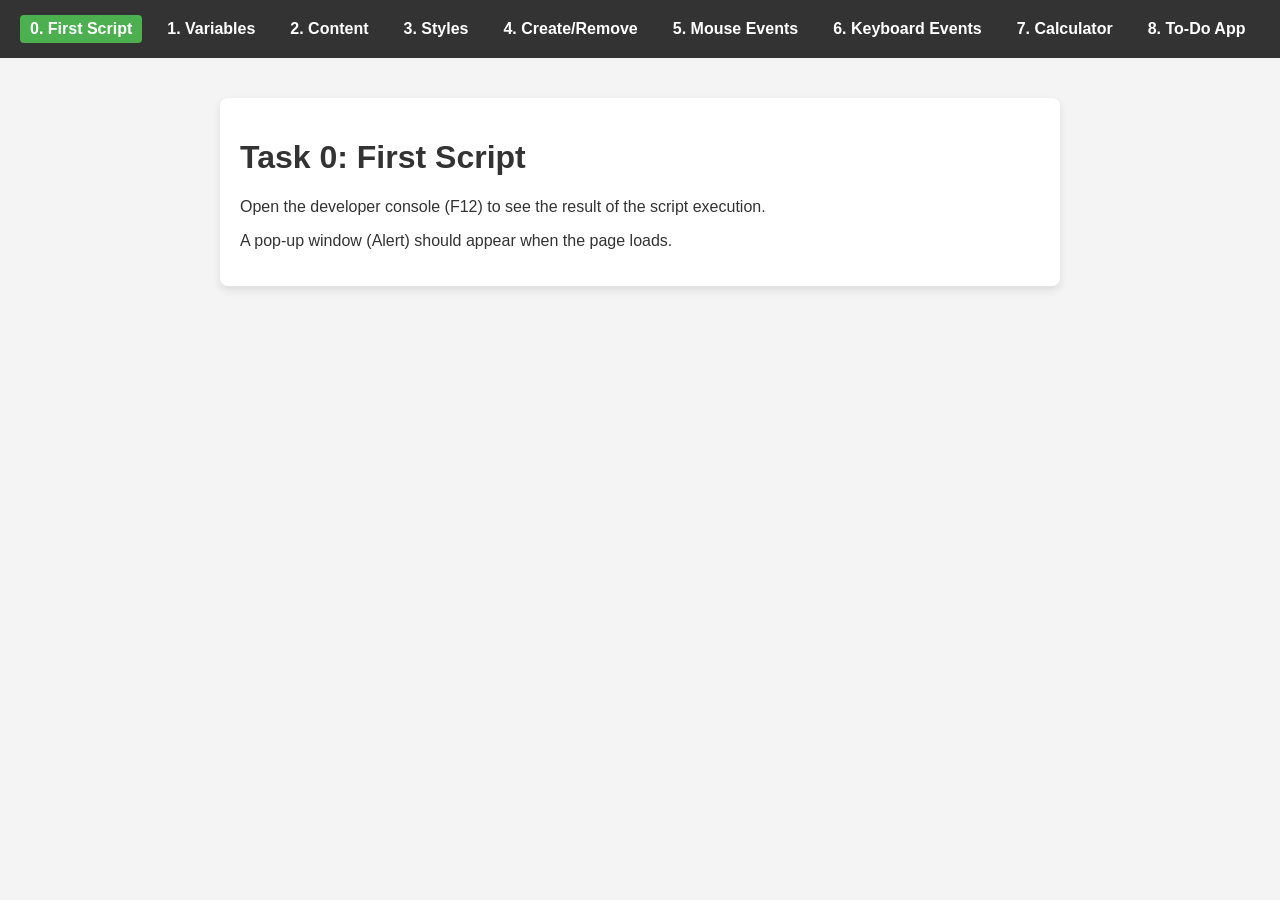
<file: index.html>
<!doctype html>
<html lang="en">
<head>
    <meta charset="UTF-8">
    <meta name="viewport" content="width=device-width, initial-scale=1">
    <title>Assignment 5 Task 0</title>
    <link rel="stylesheet" href="styles.css">
</head>
<body>
    <nav class="navbar">
        <a href="index.html" class="active">0. First Script</a>
        <a href="task1.html">1. Variables</a>
        <a href="task2.html">2. Content</a>
        <a href="task3.html">3. Styles</a>
        <a href="task4.html">4. Create/Remove</a>
        <a href="task5.html">5. Mouse Events</a>
        <a href="task6.html">6. Keyboard Events</a>
        <a href="task7.html">7. Calculator</a>
        <a href="task8.html">8. To-Do App</a>
    </nav>
    <main class="container">
        <h1>Task 0: First Script</h1>
        <p>Open the developer console (F12) to see the result of the script execution.</p>
        <p>A pop-up window (Alert) should appear when the page loads.</p>
    </main>
    <script src="JS/task0.js"></script>
</body>
</html>
</file>
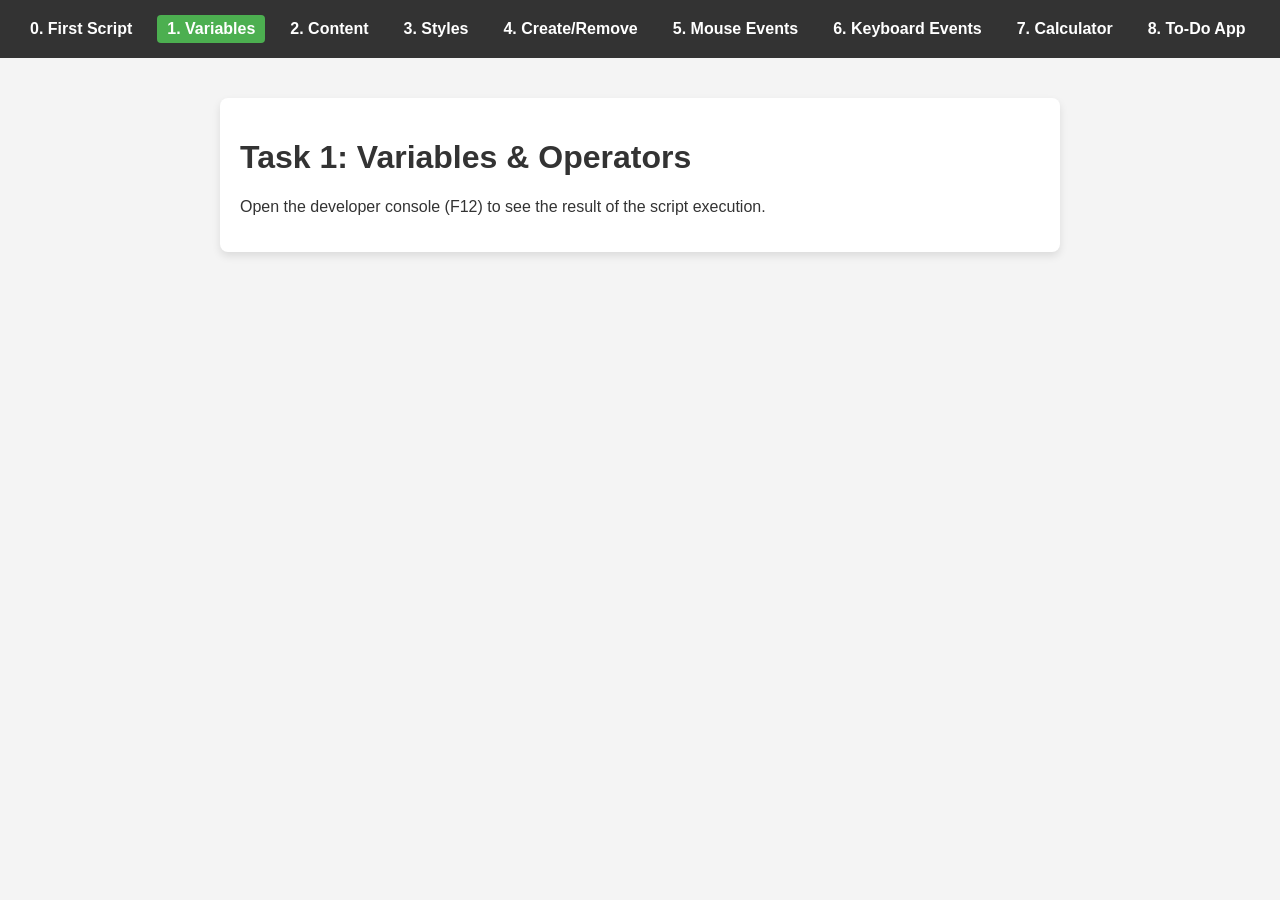
<file: task1.html>
<!doctype html>
<html lang="en">
<head>
    <meta charset="UTF-8">
    <meta name="viewport" content="width=device-width, initial-scale=1">
    <title>Assignment 5 Task 0</title>
    <link rel="stylesheet" href="styles.css">
</head>
<body>
<nav class="navbar">
    <a href="index.html">0. First Script</a>
    <a href="task1.html" class="active">1. Variables</a>
    <a href="task2.html">2. Content</a>
    <a href="task3.html">3. Styles</a>
    <a href="task4.html">4. Create/Remove</a>
    <a href="task5.html">5. Mouse Events</a>
    <a href="task6.html">6. Keyboard Events</a>
    <a href="task7.html">7. Calculator</a>
    <a href="task8.html">8. To-Do App</a>
</nav>
<main class="container">
    <h1>Task 1: Variables & Operators</h1>
    <p>Open the developer console (F12) to see the result of the script execution.</p>
</main>
<script src="JS/task1.js"></script>
</body>
</html>
</file>
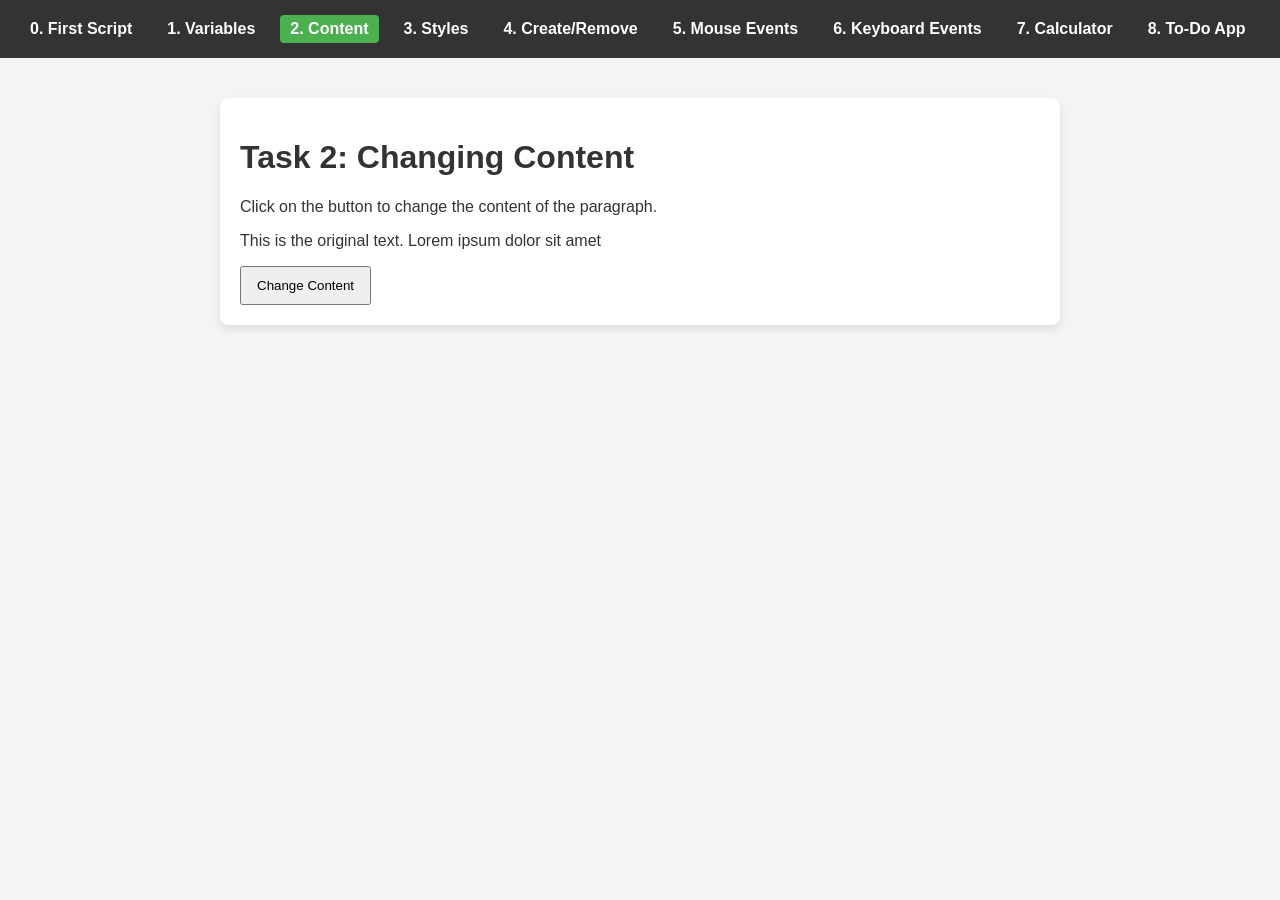
<file: task2.html>
<!doctype html>
<html lang="en">
<head>
    <meta charset="UTF-8">
    <meta name="viewport" content="width=device-width, initial-scale=1">
    <title>Assignment 5 Task 0</title>
    <link rel="stylesheet" href="styles.css">
</head>
<body>
<nav class="navbar">
    <a href="index.html">0. First Script</a>
    <a href="task1.html">1. Variables</a>
    <a href="task2.html" class="active">2. Content</a>
    <a href="task3.html">3. Styles</a>
    <a href="task4.html">4. Create/Remove</a>
    <a href="task5.html">5. Mouse Events</a>
    <a href="task6.html">6. Keyboard Events</a>
    <a href="task7.html">7. Calculator</a>
    <a href="task8.html">8. To-Do App</a>
</nav>
<main class="container">
    <h1>Task 2: Changing Content</h1>
    <p>Click on the button to change the content of the paragraph.</p>
    <p id="my-paragraph">This is the original text. Lorem ipsum dolor sit amet</p>
    <button id="change-btn">Change Content</button>
</main>
<script src="JS/task2.js"></script>
</body>
</html>
</file>
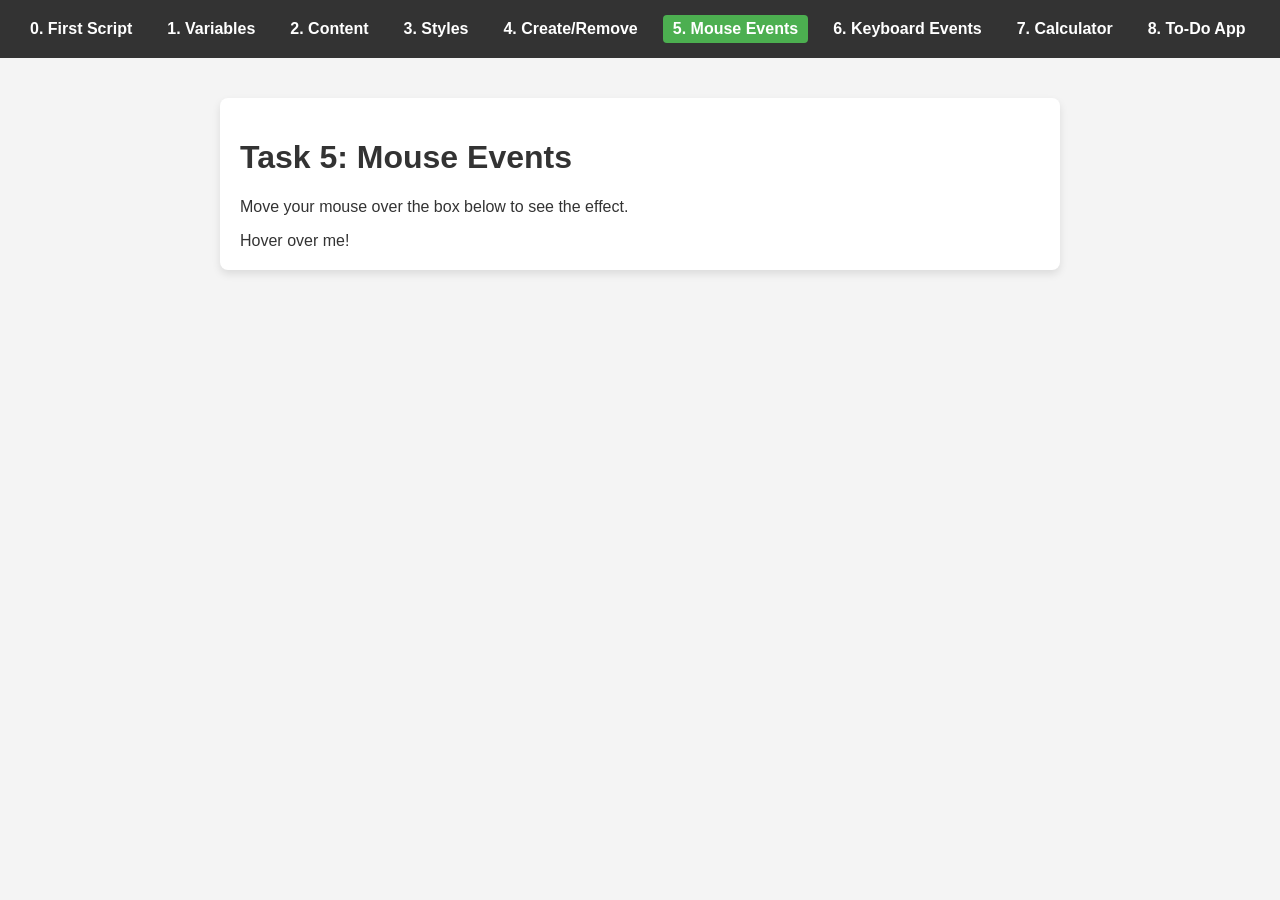
<file: task5.html>
<!doctype html>
<html lang="en">
<head>
    <meta charset="UTF-8">
    <meta name="viewport" content="width=device-width, initial-scale=1">
    <title>Assignment 5 Task 0</title>
    <link rel="stylesheet" href="styles.css">
</head>
<body>
<nav class="navbar">
    <a href="index.html">0. First Script</a>
    <a href="task1.html">1. Variables</a>
    <a href="task2.html">2. Content</a>
    <a href="task3.html">3. Styles</a>
    <a href="task4.html">4. Create/Remove</a>
    <a href="task5.html" class="active">5. Mouse Events</a>
    <a href="task6.html">6. Keyboard Events</a>
    <a href="task7.html">7. Calculator</a>
    <a href="task8.html">8. To-Do App</a>
</nav>
<main class="container">
    <h1>Task 5: Mouse Events</h1>
    <p>Move your mouse over the box below to see the effect.</p>

    <div id="hover-box">
        Hover over me!
    </div>
</main>
<script src="JS/task5.js"></script>
</body>
</html>
</file>
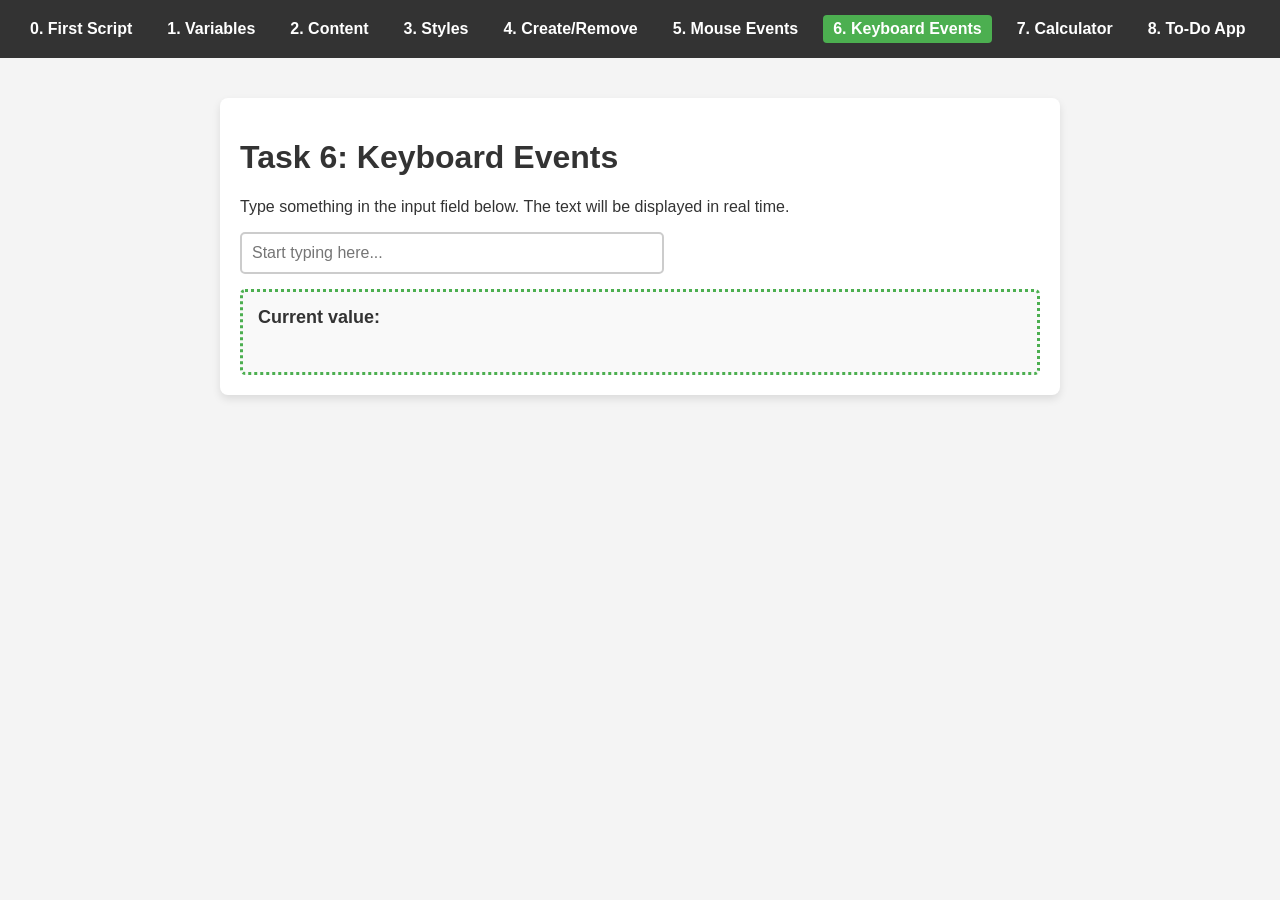
<file: task6.html>
<!doctype html>
<html lang="en">
<head>
    <meta charset="UTF-8">
    <meta name="viewport" content="width=device-width, initial-scale=1">
    <title>Assignment 5 Task 0</title>
    <link rel="stylesheet" href="styles.css">
</head>
<body>
<nav class="navbar">
    <a href="index.html">0. First Script</a>
    <a href="task1.html">1. Variables</a>
    <a href="task2.html">2. Content</a>
    <a href="task3.html">3. Styles</a>
    <a href="task4.html">4. Create/Remove</a>
    <a href="task5.html">5. Mouse Events</a>
    <a href="task6.html" class="active">6. Keyboard Events</a>
    <a href="task7.html">7. Calculator</a>
    <a href="task8.html">8. To-Do App</a>
</nav>
<main class="container">
    <h1>Task 6: Keyboard Events</h1>
    <p>Type something in the input field below. The text will be displayed in real time.</p>

    <input type="text" id="text-input" placeholder="Start typing here...">

    <div class="output-box">
        <p id="output-display">Current value: </p>
    </div>
</main>

<script src="JS/task6.js"></script>
</body>
</html>
</file>
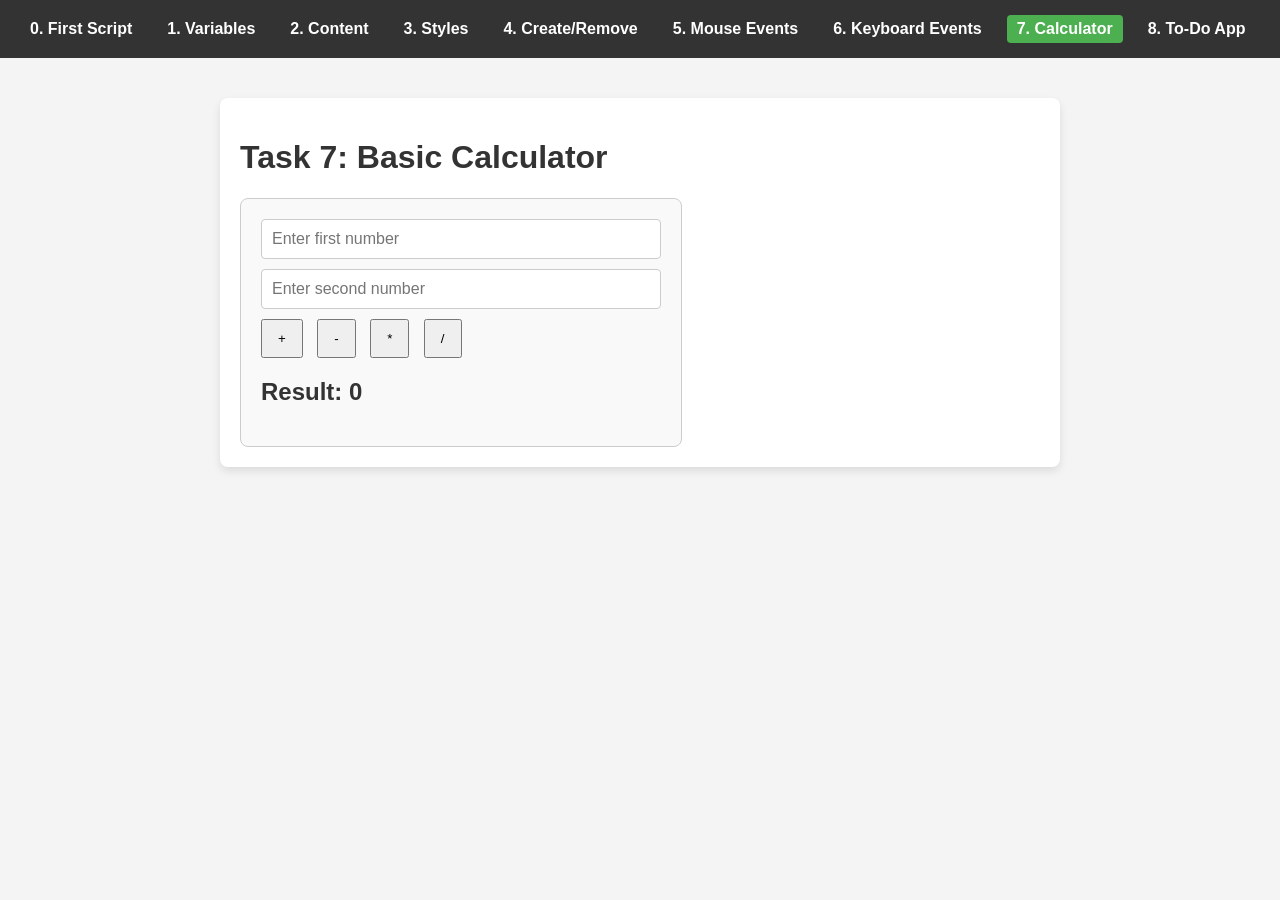
<file: task7.html>
<!doctype html>
<html lang="en">
<head>
    <meta charset="UTF-8">
    <meta name="viewport" content="width=device-width, initial-scale=1">
    <title>Assignment 5 Task 0</title>
    <link rel="stylesheet" href="styles.css">
</head>
<body>
<nav class="navbar">
    <a href="index.html">0. First Script</a>
    <a href="task1.html">1. Variables</a>
    <a href="task2.html">2. Content</a>
    <a href="task3.html">3. Styles</a>
    <a href="task4.html">4. Create/Remove</a>
    <a href="task5.html">5. Mouse Events</a>
    <a href="task6.html">6. Keyboard Events</a>
    <a href="task7.html" class="active">7. Calculator</a>
    <a href="task8.html">8. To-Do App</a>
</nav>
<main class="container">
    <h1>Task 7: Basic Calculator</h1>

    <div class="calculator">
        <input type="number" id="num1" placeholder="Enter first number">
        <input type="number" id="num2" placeholder="Enter second number">

        <div class="calc-buttons">
            <button id="btn-add">+</button>
            <button id="btn-subtract">-</button>
            <button id="btn-multiply">*</button>
            <button id="btn-divide">/</button>
        </div>

        <div class="result-box">
            <h2 id="calc-result">Result: 0</h2>
        </div>
    </div>
</main>
<script src="JS/task7.js"></script>
</body>
</html>
</file>
<file: styles.css>
body {
    font-family: Arial, sans-serif;
    margin: 0;
    padding: 0;
    background-color: #f4f4f4;
    color: #333;
}
.navbar {
    background-color: #333;
    padding: 15px 20px;
    display: flex;
    flex-wrap: wrap;
    gap: 15px;
}
.navbar a {
    color: white;
    text-decoration: none;
    font-weight: bold;
    padding: 5px 10px;
    border-radius: 4px;
    transition: background-color 0.3s;
}

.navbar a:hover {
    background-color: #555;
}
.navbar a.active {
    background-color: #4CAF50;
}
.container {
    max-width: 800px;
    margin: 40px auto;
    padding: 20px;
    background: white;
    border-radius: 8px;
    box-shadow: 0 4px 8px rgba(0,0,0,0.1);
}
.box {
    padding: 20px;
    margin: 20px 0;
    border: 2px solid #ccc;
    border-radius: 8px;
    background: #eef;
    transition: background-color 0.3s;
}
button {
    padding: 10px 15px;
    margin-right: 10px;
    cursor: pointer;
}
#text-input {
    width: 100%;
    max-width: 400px;
    padding: 10px;
    font-size: 16px;
    border: 2px solid #ccc;
    border-radius: 5px;
    margin-bottom: 15px;
    outline: none;
}
.output-box {
    background-color: #f9f9f9;
    border: 3px dotted #4CAF50;
    padding: 15px;
    border-radius: 5px;
    min-height: 50px;
}
#output-display {
    margin: 0;
    font-size: 18px;
    color: #333;
    font-weight: bold;
}

.calculator {
    background: #f9f9f9;
    padding: 20px;
    border-radius: 8px;
    border: 1px solid #ccc;
    max-width: 400px;
}

.calculator input {
    width: 100%;
    box-sizing: border-box;
    padding: 10px;
    margin-bottom: 10px;
    font-size: 16px;
    border: 1px solid #ccc;
    border-radius: 4px;
}

#task-input {
    flex-grow: 1;
    padding: 10px;
    font-size: 16px;
    border: 1px solid #ccc;
    border-radius: 4px;
}

#add-task-btn {
    padding: 10px 20px;
    font-size: 16px;
    background-color: #4CAF50;
    color: white;
    border: none;
    border-radius: 4px;
    cursor: pointer;
    transition: background-color 0.3s ease;
}
#add-task-btn:hover {
    background-color: #45a049;
}
.complete-btn {
    background-color: #2196F3;
    color: white;
    border: none;
    padding: 8px 12px;
    border-radius: 4px;
    cursor: pointer;
}
.delete-btn {
    background-color: #f44336;
    color: white;
    border: none;
    padding: 8px 12px;
    border-radius: 4px;
    cursor: pointer;
}
</file>
